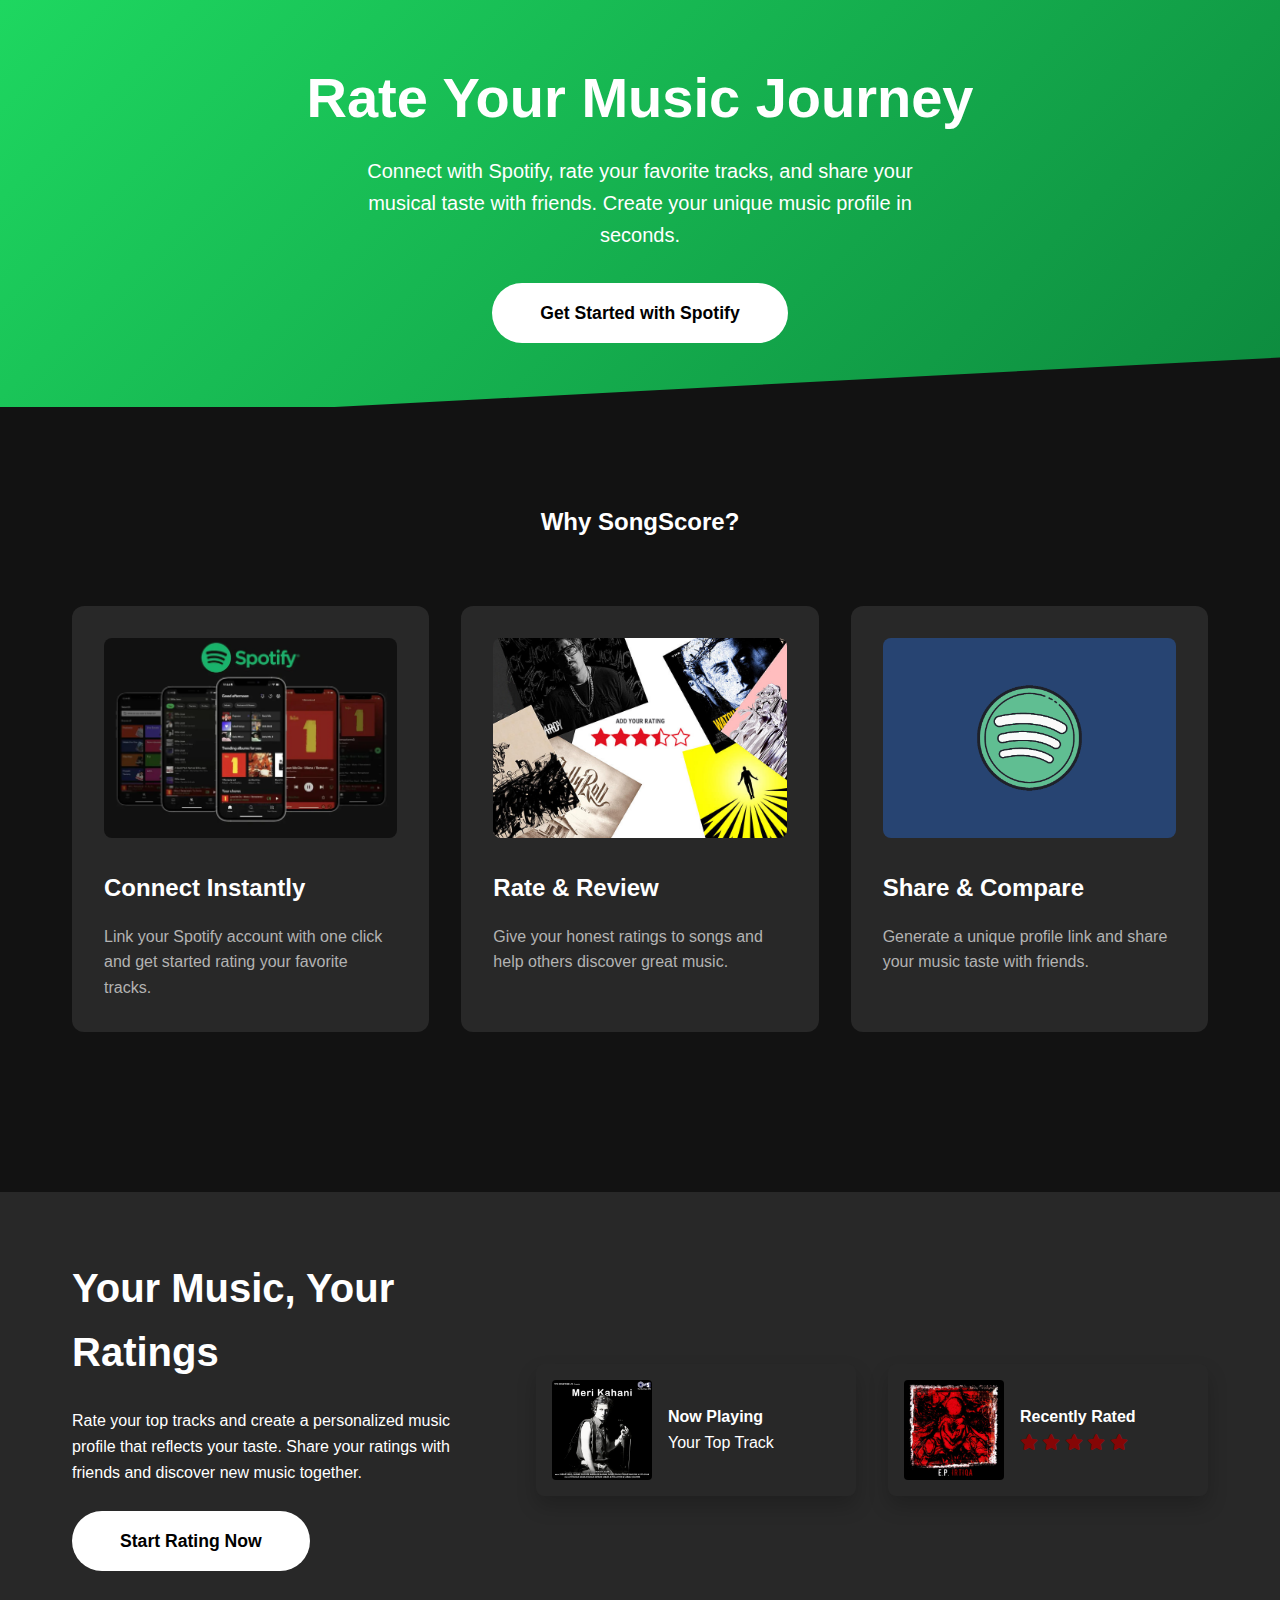
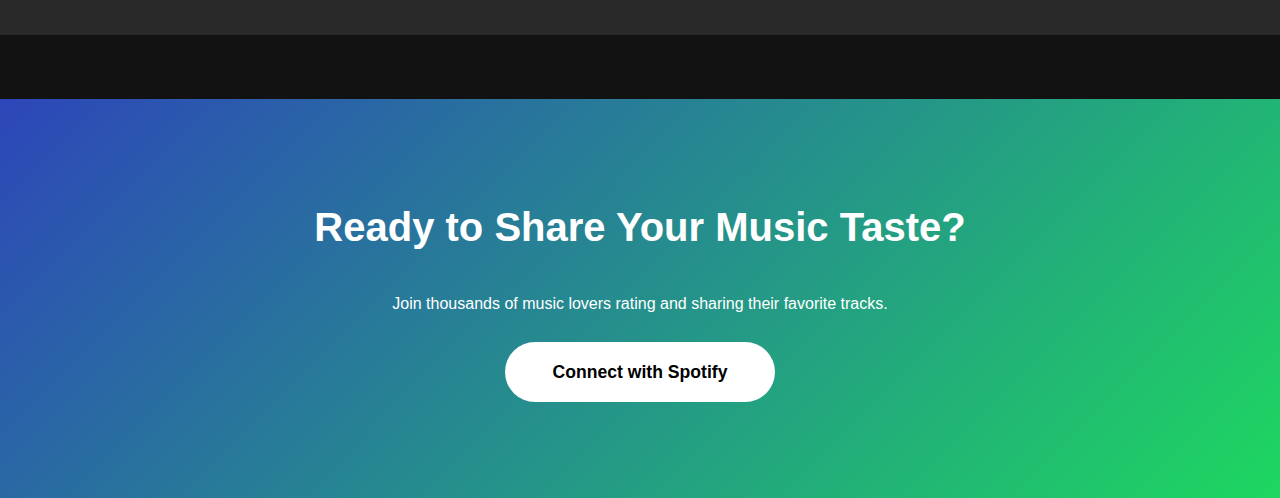
<file: index.html>
<!DOCTYPE html>
<html lang="en">
  <head>
    <meta charset="UTF-8" />
    <meta name="viewport" content="width=device-width, initial-scale=1.0" />
    <link rel="stylesheet" href="style.css" />
    <link
      rel="stylesheet"
      href="https://cdnjs.cloudflare.com/ajax/libs/font-awesome/6.0.0/css/all.min.css"
    />
    <link rel="icon" href="assets/logo.png" type="image/png" />

    <title>SongScore - Rate & Share Your Spotify Favorites</title>
  </head>
  <body>
    <section class="hero">
      <div class="container">
        <h1>Rate Your Music Journey</h1>
        <p>
          Connect with Spotify, rate your favorite tracks, and share your
          musical taste with friends. Create your unique music profile in
          seconds.
        </p>
        <a href="login/login.html" class="auth-btn">Get Started with Spotify</a>
      </div>
    </section>

    <section class="features">
      <div class="container">
        <h2>Why SongScore?</h2>
        <div class="features-grid">
          <div class="feature-card">
            <img src="assets/connect.webp" alt="Connect with Spotify" />
            <h3>Connect Instantly</h3>
            <p>
              Link your Spotify account with one click and get started rating
              your favorite tracks.
            </p>
          </div>
          <div class="feature-card">
            <img src="assets/ratesongs.webp" alt="Rate Songs" />
            <h3>Rate & Review</h3>
            <p>
              Give your honest ratings to songs and help others discover great
              music.
            </p>
          </div>
          <div class="feature-card">
            <img src="assets/share.png" alt="Share Profile" />
            <h3>Share & Compare</h3>
            <p>
              Generate a unique profile link and share your music taste with
              friends.
            </p>
          </div>
        </div>
      </div>
    </section>

    <section class="demo-section">
      <div class="container">
        <div class="demo-grid">
          <div class="demo-content">
            <h2>Your Music, Your Ratings</h2>
            <p>
              Rate your top tracks and create a personalized music profile that
              reflects your taste. Share your ratings with friends and discover
              new music together.
            </p>
            <br />
            <a href="rate/rate.html" class="auth-btn">Start Rating Now</a>
          </div>
          <div class="bottom-container">
            <div class="floating-card top">
              <img src="assets/toptrack.jpg" alt="Album Art" />
              <div>
                <strong>Now Playing</strong>
                <p>Your Top Track</p>
              </div>
            </div>
            <div class="floating-card bottom">
              <img src="assets/track.jpg" alt="Album Art" />
              <div>
                <strong>Recently Rated</strong>
                <br />
                <i class="star fas fa-star" data-rating="1"></i>
                <i class="star fas fa-star" data-rating="2"></i>
                <i class="star fas fa-star" data-rating="3"></i>
                <i class="star fas fa-star" data-rating="4"></i>
                <i class="star fas fa-star" data-rating="5"></i>
              </div>
            </div>
          </div>
        </div>
      </div>
    </section>

    <section class="cta-section">
      <div class="container">
        <h2>Ready to Share Your Music Taste?</h2>
        <p>
          Join thousands of music lovers rating and sharing their favorite
          tracks.
        </p>
        <br />
        <a href="#" class="auth-btn">Connect with Spotify</a>
      </div>
    </section>
  </body>
</html>
</file>
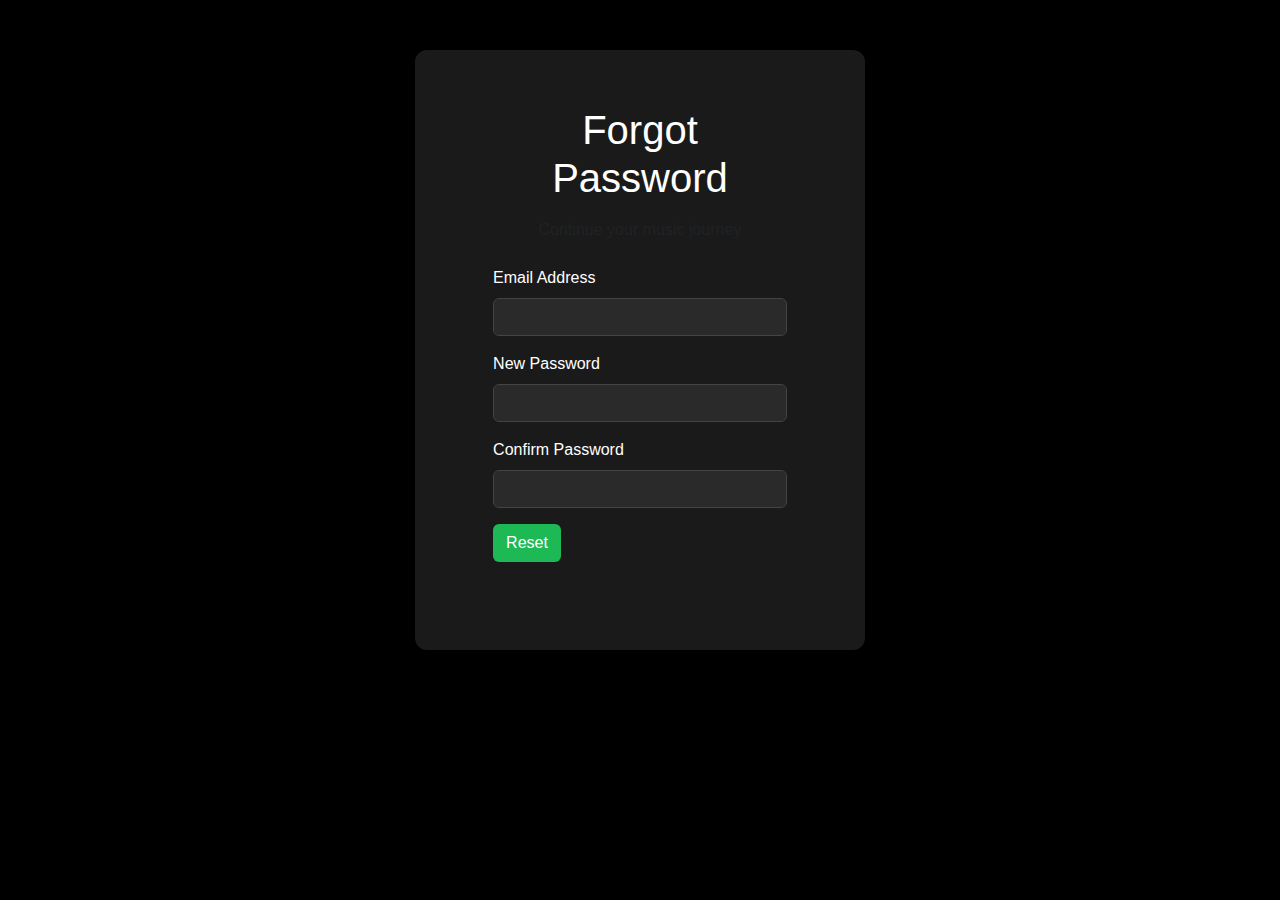
<file: forget/forget.html>
<!DOCTYPE html>
<html lang="en">
  <head>
    <meta charset="UTF-8" />
    <meta name="viewport" content="width=device-width, initial-scale=1" />
    <title>SongScore - forget pass</title>
    <link
      href="https://cdn.jsdelivr.net/npm/bootstrap@5.2.3/dist/css/bootstrap.min.css"
      rel="stylesheet"
    />
    <link href="style.css" rel="stylesheet" />
  </head>
  <body>
    <div class="container">
      <div class="login-container">
        <div class="text-center mb-4">
          <h1 class="mb-3">Forgot Password</h1>
          <p class="text-muted">Continue your music journey</p>
        </div>
        <div id="infoModal" class="modal">
          <div class="modal-content">
            <span id="close">x</span>
            <h2>User Information</h2>
            <div id="userInfo"></div>
          </div>
        </div>

        <form id="reset-form">
          <div class="mb-3">
            <label for="email" class="form-label">Email Address</label>
            <input type="email" class="form-control" id="email" required />
          </div>
          <div class="mb-3">
            <label for="password" class="form-label">New Password</label>
            <input
              type="password"
              class="form-control"
              id="password"
              required
            />
          </div>
          <div class="mb-3">
            <label for="confirm-password" class="form-label"
              >Confirm Password</label
            >
            <input
              type="password"
              class="form-control"
              id="confirm-password"
              required
            />
          </div>
          <div class="d-flex justify-content-between mb-3">
           
          <div class="d-grid gap-2 mb-3">
            <button type="submit" class="btn btn-reset ">Reset</button>
          </div>
        </form>

        <div class="text-center mb-3">
          <p class="text-muted">
           
          </p>
        </div>

        <div class="d-grid gap-2">
         
        </div>
      </div>
    </div>
    <script src="../script.js"></script>
    <script src="https://cdn.jsdelivr.net/npm/bootstrap@5.2.3/dist/js/bootstrap.bundle.min.js"></script>
  </body>
</html>
</file>
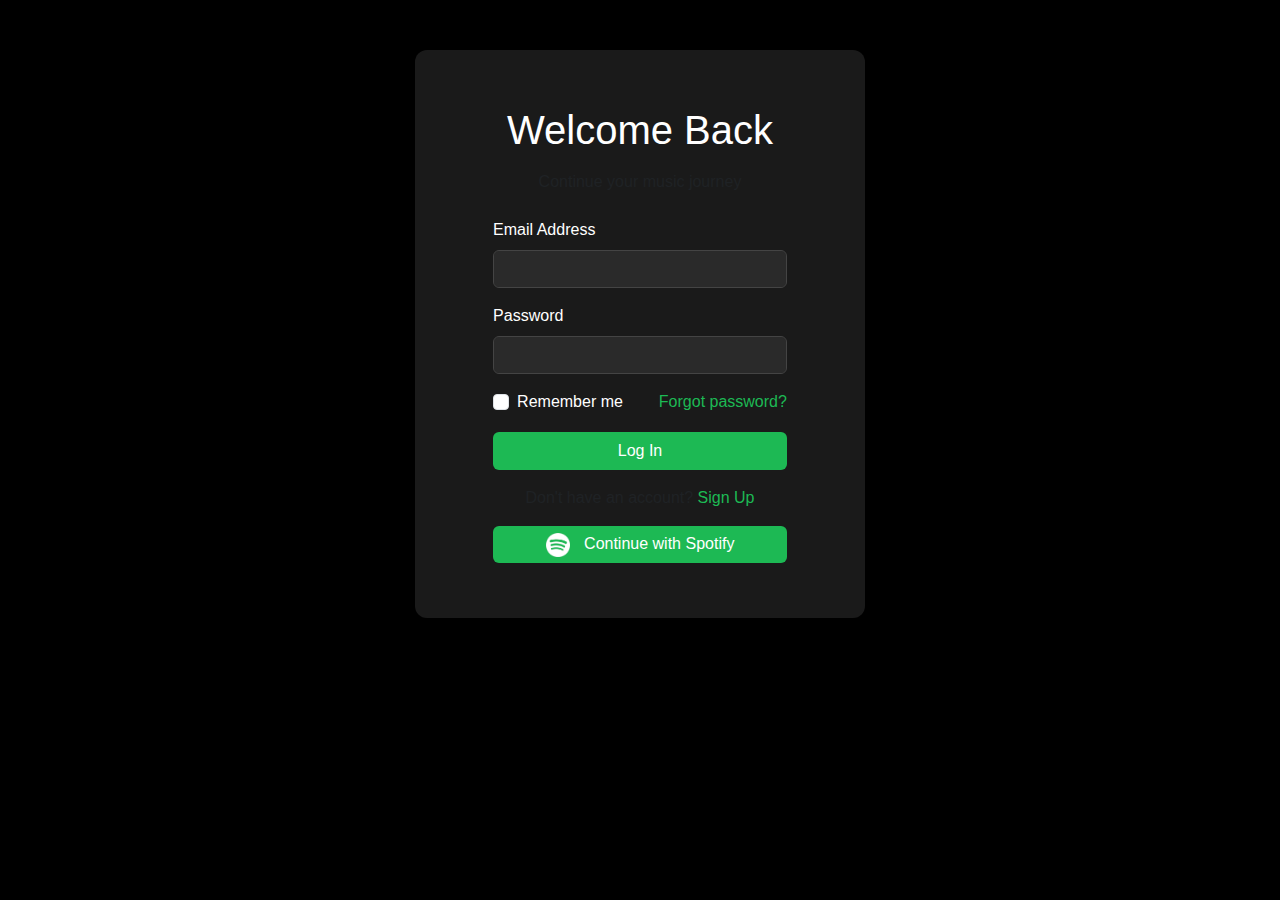
<file: login/login.html>
<!DOCTYPE html>
<html lang="en">
  <head>
    <meta charset="UTF-8" />
    <meta name="viewport" content="width=device-width, initial-scale=1" />
    <title>SongScore - Login</title>
    <link
      href="https://cdn.jsdelivr.net/npm/bootstrap@5.2.3/dist/css/bootstrap.min.css"
      rel="stylesheet"
    />
    <link href="style.css" rel="stylesheet" />
  </head>
  <body>
    <div class="container">
      <div class="login-container">
        <div class="text-center mb-4">
          <h1 class="mb-3">Welcome Back</h1>
          <p class="text-muted">Continue your music journey</p>
        </div>
        <div id="infoModal" class="modal">
          <div class="modal-content">
            <span id="close">x</span>
            <h2>User Information</h2>
            <div id="userInfo"></div>
          </div>
        </div>

        <form id="login-form">
          <div class="mb-3">
            <label for="email" class="form-label">Email Address</label>
            <input type="email" class="form-control" id="email" required />
          </div>
          <div class="mb-3">
            <label for="password" class="form-label">Password</label>
            <input
              type="password"
              class="form-control"
              id="password"
              required
            />
          </div>
          <div class="d-flex justify-content-between mb-3">
            <div class="form-check">
              <input class="form-check-input" type="checkbox" id="remember" />
              <label class="form-check-label" for="remember">
                Remember me
              </label>
            </div>
            <a href="#" class="text-green text-decoration-none"
              >Forgot password?</a
            >
          </div>
          <div class="d-grid gap-2 mb-3">
            <button type="submit" class="btn btn-login">Log In</button>
          </div>
        </form>

        <div class="text-center mb-3">
          <p class="text-muted">
            Don't have an account?
            <a
              href="../signup/signup.html"
              class="text-green text-decoration-none"
              >Sign Up</a
            >
          </p>
        </div>

        <div class="d-grid gap-2">
          <button class="btn btn-spotify">
            <img src="../assets/spotify_logo.png" class="spotify-icon" />
            Continue with Spotify
          </button>
        </div>
      </div>
    </div>
    <script src="../script.js"></script>
    <script src="https://cdn.jsdelivr.net/npm/bootstrap@5.2.3/dist/js/bootstrap.bundle.min.js"></script>
  </body>
</html>
</file>
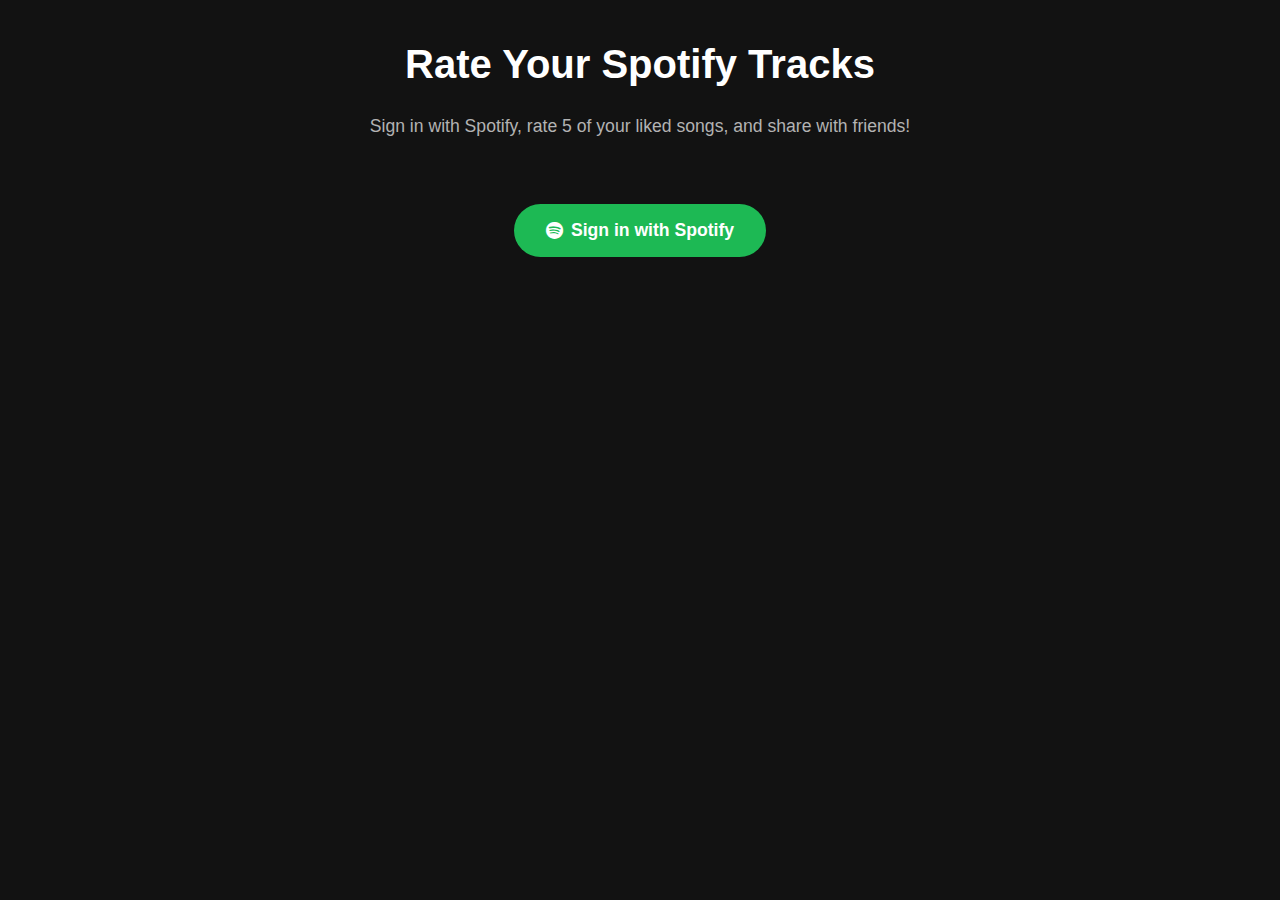
<file: rate/rate.html>
<!DOCTYPE html>
<html lang="en">
  <head>
    <meta charset="UTF-8" />
    <meta name="viewport" content="width=device-width, initial-scale=1.0" />
    <title>Spotify Song Rater</title>
    <link
      rel="stylesheet"
      href="https://cdnjs.cloudflare.com/ajax/libs/font-awesome/6.0.0/css/all.min.css"
    />
    <link rel="stylesheet" href="style.css" />
  </head>
  <body>
    <div class="container">
      <div class="header">
        <h1>Rate Your Spotify Tracks</h1>
        <p>
          Sign in with Spotify, rate 5 of your liked songs, and share with
          friends!
        </p>
      </div>

      <div class="login-section">
        <button class="spotify-btn" onclick="loginWithSpotify()">
          <i class="fab fa-spotify"></i>
          Sign in with Spotify
        </button>
      </div>

      <div class="songs-container" id="songs-container">
        <!-- Song cards will be dynamically inserted here -->
      </div>

      <div class="share-section" id="share-section">
        <button id="generate-link" onclick="generateShareableLink()">
          Generate Shareable Link
        </button>
        <div class="share-link" id="share-link"></div>
      </div>
    </div>

    <script>
      // Sample song data structure (will be populated from Spotify API)
      const sampleSongs = [
        {
          title: "Sample Song 1",
          artist: "Artist 1",
          artwork: "https://via.placeholder.com/80",
          rating: 0,
        },
        // ... more songs
      ];

      function loginWithSpotify() {
        // Implement Spotify OAuth flow
        // This would redirect to Spotify's authorization page
        alert("Spotify authentication would happen here");
        showSongs(); // For demo purposes
      }

      function showSongs() {
        document.querySelector(".login-section").style.display = "none";
        document.querySelector(".songs-container").style.display = "flex";

        // Generate song cards
        const songsContainer = document.getElementById("songs-container");
        sampleSongs.forEach((song, index) => {
          const songCard = createSongCard(song, index);
          songsContainer.appendChild(songCard);
        });
      }

      function createSongCard(song, index) {
        const div = document.createElement("div");
        div.className = "song-card";
        div.innerHTML = `
                <img src="${song.artwork}" alt="${song.title}" class="song-art">
                <div class="song-info">
                    <div class="song-title">${song.title}</div>
                    <div class="song-artist">${song.artist}</div>
                </div>
                <div class="rating" data-index="${index}">
                    ${createStars()}
                </div>
            `;
        return div;
      }

      function createStars() {
        let stars = "";
        for (let i = 1; i <= 5; i++) {
          stars += `<i class="star fas fa-star" data-rating="${i}"></i>`;
        }
        return stars;
      }

      // Add event listeners for star ratings
      document.addEventListener("click", function (e) {
        if (e.target.classList.contains("star")) {
          const rating = e.target.dataset.rating;
          const ratingContainer = e.target.parentElement;
          const stars = ratingContainer.getElementsByClassName("star");

          // Update stars
          Array.from(stars).forEach((star) => {
            star.classList.toggle("active", star.dataset.rating <= rating);
          });

          // Show share section after rating
          document.getElementById("share-section").style.display = "block";
        }
      });

      function generateShareableLink() {
        // In a real implementation, this would generate a unique URL with the ratings
        const shareLink =
          "https://spotify-rater.com/share/" +
          Math.random().toString(36).substr(2, 9);
        document.getElementById("share-link").textContent = shareLink;
      }
    </script>
  </body>
</html>
</file>
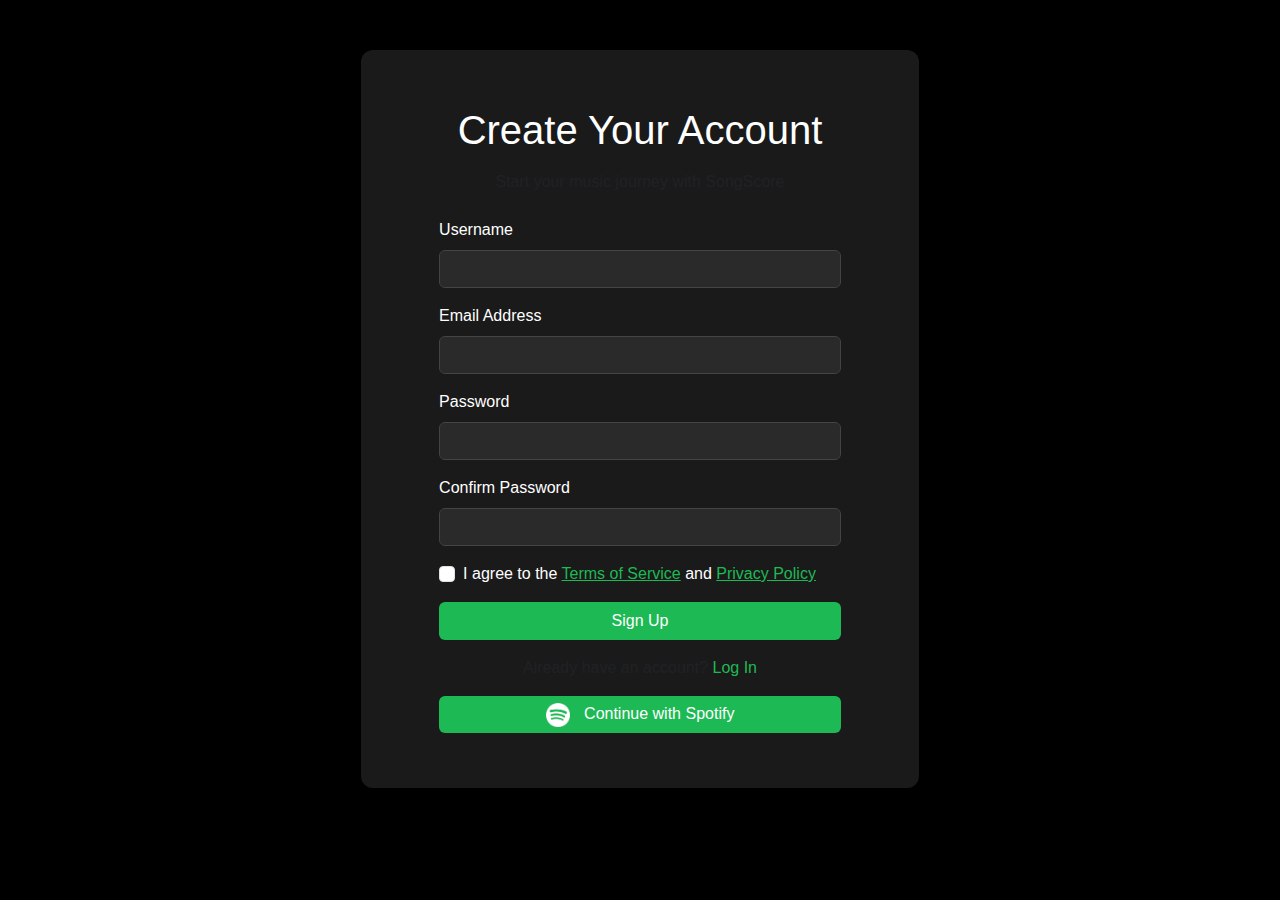
<file: signup/signup.html>
<!DOCTYPE html>
<html lang="en">
  <head>
    <meta charset="UTF-8" />
    <meta name="viewport" content="width=device-width, initial-scale=1" />

    <title>SongScore - Sign Up</title>
    <link
      href="https://cdn.jsdelivr.net/npm/bootstrap@5.2.3/dist/css/bootstrap.min.css"
      rel="stylesheet"
    />
    <style>
      body {
        background-color: black;
        color: white;
        font-family: Arial, sans-serif;
      }
      .signup-container {
        background-color: #1a1a1a;
        border-radius: 12px;

        padding: 5% 7%;
        max-width: 50%;
        margin: 50px auto;
        box-shadow: 0 4px 6px rgba(0, 0, 0, 0.1);
      }
      .form-control {
        background-color: #2a2a2a;
        border-color: #444;
        color: white;
      }
      .form-control:focus {
        background-color: #2a2a2a;
        border-color: #1db954;
        box-shadow: 0 0 0 0.2rem rgba(29, 185, 84, 0.25);
        color: white;
      }
      .btn-spotify {
        background-color: #1db954;
        color: white;
        border: none;
      }
      .btn-spotify:hover {
        background-color: #1aa34a;
        color: white;
      }
      .btn-signup {
        background-color: #1db954;
        color: white;
      }
      .btn-signup:hover {
        background-color: #1aa34a;
        color: white;
      }
      .text-green {
        color: #1db954 !important;
      }
      .spotify-icon {
        width: 24px;
        height: 24px;
        margin-right: 10px;
      }
      .form-check-input:checked {
        background-color: #1db954;
        border-color: #1db954;
      }
      .modal {
        display: none;
        position: fixed;
        left: 0;
        top: 0;
        width: 100%;
        height: 100%;

        background-color: rgba(0, 0, 0, 0.2);
      }
      .modal-content {
        background-color: white;
        align-items: center;
        margin: 15% auto;
        padding: 20px;
        border: 1px solid #888;
        width: 80%;
        color: #1a1a1a;
      }
      #infoModal {
        display: none;
      }
      #close:hover {
        color: #1aa34a;
        cursor: pointer;
      }
      @media (max-width: 576px) {
        .signup-container {
          padding: 20px;
          margin: 30px auto;
          max-width: 90%;
        }
      }
    </style>
  </head>
  <body>
    <div class="container">
      <div class="signup-container">
        <div class="text-center mb-4">
          <h1 class="mb-3">Create Your Account</h1>
          <p class="text-muted">Start your music journey with SongScore</p>
        </div>
        <div id="infoModal" class="modal">
          <div class="modal-content">
            <span id="close">x</span>
            <h2>User Information</h2>
            <div id="userInfo"></div>
          </div>
        </div>
        <form id="signup-form">
          <div class="mb-3">
            <label for="username" class="form-label">Username</label>
            <input type="text" class="form-control" id="username" required />
          </div>
          <div class="mb-3">
            <label for="email" class="form-label">Email Address</label>
            <input type="email" class="form-control" id="email" required />
          </div>
          <div class="mb-3">
            <label for="password" class="form-label">Password</label>
            <input
              type="password"
              class="form-control"
              id="password"
              required
            />
          </div>
          <div class="mb-3">
            <label for="confirm-password" class="form-label"
              >Confirm Password</label
            >
            <input
              type="password"
              class="form-control"
              id="confirm-password"
              required
            />
          </div>
          <div class="mb-3 form-check">
            <input
              type="checkbox"
              class="form-check-input"
              id="terms"
              required
            />
            <label class="form-check-label" for="terms">
              I agree to the
              <a href="#" class="text-green">Terms of Service</a> and
              <a href="#" class="text-green">Privacy Policy</a>
            </label>
          </div>
          <div class="d-grid gap-2 mb-3">
            <button type="submit" class="btn btn-signup">Sign Up</button>
          </div>
        </form>

        <div class="text-center mb-3">
          <p class="text-muted">
            Already have an account?
            <a href="#" class="text-green text-decoration-none">Log In</a>
          </p>
        </div>

        <div class="d-grid gap-2">
          <button class="btn btn-spotify">
            <img src="../assets/spotify_logo.png" class="spotify-icon" />
            Continue with Spotify
          </button>
        </div>
      </div>
    </div>
    <script src="../script.js"></script>
    <script src="https://cdn.jsdelivr.net/npm/bootstrap@5.2.3/dist/js/bootstrap.bundle.min.js"></script>
  </body>
</html>
</file>
<file: style.css>
:root {
  --spotify-green: #1db954;
  --dark-bg: #121212;
  --card-bg: #282828;
  --gradient-start: #1ed760;
  --gradient-end: #0d8a3e;
}

* {
  margin: 0;
  padding: 0;
  box-sizing: border-box;
}

body {
  font-family: -apple-system, BlinkMacSystemFont, "Segoe UI", Roboto, Oxygen,
    Ubuntu, Cantarell, sans-serif;
  background-color: var(--dark-bg);
  color: white;
  line-height: 1.6;
}

.hero {
  background: linear-gradient(
    135deg,
    var(--gradient-start) 0%,
    var(--gradient-end) 100%
  );
  padding: 4rem 2rem;
  text-align: center;
  position: relative;
  overflow: hidden;
}

.hero::after {
  content: "";
  position: absolute;
  bottom: -5rem;
  left: 0;
  width: 100%;
  height: 6rem;
  background: var(--dark-bg);
  transform: skewY(-3deg);
}

.hero h1 {
  font-size: 3.5rem;
  margin-bottom: 1.5rem;
  line-height: 1.2;
}

.hero p {
  font-size: 1.25rem;
  margin-bottom: 2rem;
  max-width: 600px;
  margin-left: auto;
  margin-right: auto;
}

.container {
  max-width: 1200px;
  margin: 0 auto;
  padding: 0 2rem;
}

.auth-btn {
  background: white;
  color: black;
  border: none;
  padding: 1rem 3rem;
  border-radius: 50px;
  font-size: 1.1rem;
  font-weight: bold;
  cursor: pointer;
  transition: transform 0.2s ease;
  text-decoration: none;
  display: inline-block;
}

.auth-btn:hover {
  transform: scale(1.05);
}

.features {
  padding: 6rem 2rem;
  text-align: center;
}

.features-grid {
  display: grid;
  grid-template-columns: repeat(auto-fit, minmax(300px, 1fr));
  gap: 2rem;
  margin-top: 4rem;
}

.feature-card {
  background: var(--card-bg);
  padding: 2rem;
  border-radius: 12px;
  text-align: left;
}

.feature-card img {
  width: 100%;
  height: 200px;
  object-fit: cover;
  border-radius: 8px;
  margin-bottom: 1.5rem;
}

.feature-card h3 {
  font-size: 1.5rem;
  margin-bottom: 1rem;
}

.feature-card p {
  color: #b3b3b3;
}

.demo-section {
  padding: 4rem 2rem;
  background: var(--card-bg);
  margin: 4rem 0;
}

.demo-grid {
  display: grid;
  grid-template-columns: 1fr 1fr;
  gap: 4rem;
  align-items: center;
}

.demo-content h2 {
  font-size: 2.5rem;
  margin-bottom: 1.5rem;
}

.demo-image {
  position: relative;
}

.demo-image img {
  width: 100%;
  border-radius: 12px;
  box-shadow: 0 20px 40px rgba(0, 0, 0, 0.3);
}
.star {
  color: #850606;
}
.bottom-container {
  display: grid;
  grid-template-columns: 1fr 1fr;
  gap: 2rem;
  justify-content: space-between;
  align-items: center;
  margin-top: 2rem;
}
.floating-card {
  background: var(--card-bg);
  padding: 1rem;
  border-radius: 8px;
  box-shadow: 0 10px 20px rgba(0, 0, 0, 0.2);
  display: flex;
  align-items: center;
  flex-direction: row;
  gap: 1rem;
  width: 20rem;
}

.floating-card img {
  width: 100px;
  height: 100px;
  border-radius: 4px;
}

.cta-section {
  text-align: center;
  padding: 6rem 2rem;
  background: linear-gradient(135deg, #2d46b9 0%, #1ed760 100%);
  position: relative;
}

.cta-section h2 {
  font-size: 2.5rem;
  margin-bottom: 2rem;
}

@media (max-width: 768px) {
  .hero h1 {
    font-size: 2.5rem;
  }

  .demo-grid {
    grid-template-columns: 1fr;
  }

  .floating-card {
    display: none;
  }
}
</file>
<file: forget/style.css>
body {
  background-color: black;
  color: white;
  font-family: Arial, sans-serif;
}
.login-container {
  background-color: #1a1a1a;
  border-radius: 12px;
  padding: 5% 7%;
  max-width: 450px;
  margin: 50px auto;
  box-shadow: 0 4px 6px rgba(0, 0, 0, 0.1);
}
.form-control {
  background-color: #2a2a2a;
  border-color: #444;
  color: white;
}
.form-control:focus {
  background-color: #2a2a2a;
  border-color: #1db954;
  box-shadow: 0 0 0 0.2rem rgba(29, 185, 84, 0.25);
  color: white;
}
.btn-spotify {
  background-color: #1db954;
  color: white;
  border: none;
}
.btn-spotify:hover {
  background-color: #1aa34a;
  color: white;
}
.btn-reset {
  background-color: #1db954;
  color: white;
  max-width: 120px;
}
.btn-reset:hover {
  background-color: #1aa34a;
  color: white;
}
.text-green {
  color: #1db954 !important;
}
.spotify-icon {
  width: 24px;
  height: 24px;
  margin-right: 10px;
}
.modal {
  display: none;
  position: fixed;
  left: 0;
  top: 0;
  width: 100%;
  height: 100%;

  background-color: rgba(0, 0, 0, 0.2);
}
.modal-content {
  background-color: white;
  align-items: center;
  margin: 15% auto;
  padding: 20px;
  border: 1px solid #888;
  width: 80%;
  color: #1a1a1a;
}
#infoModal {
  display: none;
}
#close:hover {
  color: #1aa34a;
  cursor: pointer;
}
@media (max-width: 576px) {
  .login-container {
    padding: 20px;
    margin: 30px auto;
    max-width: 90%;
  }
}
</file>
<file: login/style.css>
body {
  background-color: black;
  color: white;
  font-family: Arial, sans-serif;
}
.login-container {
  background-color: #1a1a1a;
  border-radius: 12px;
  padding: 5% 7%;
  max-width: 450px;
  margin: 50px auto;
  box-shadow: 0 4px 6px rgba(0, 0, 0, 0.1);
}
.form-control {
  background-color: #2a2a2a;
  border-color: #444;
  color: white;
}
.form-control:focus {
  background-color: #2a2a2a;
  border-color: #1db954;
  box-shadow: 0 0 0 0.2rem rgba(29, 185, 84, 0.25);
  color: white;
}
.btn-spotify {
  background-color: #1db954;
  color: white;
  border: none;
}
.btn-spotify:hover {
  background-color: #1aa34a;
  color: white;
}
.btn-login {
  background-color: #1db954;
  color: white;
}
.btn-login:hover {
  background-color: #1aa34a;
  color: white;
}
.text-green {
  color: #1db954 !important;
}
.spotify-icon {
  width: 24px;
  height: 24px;
  margin-right: 10px;
}
.modal {
  display: none;
  position: fixed;
  left: 0;
  top: 0;
  width: 100%;
  height: 100%;

  background-color: rgba(0, 0, 0, 0.2);
}
.modal-content {
  background-color: white;
  align-items: center;
  margin: 15% auto;
  padding: 20px;
  border: 1px solid #888;
  width: 80%;
  color: #1a1a1a;
}
#infoModal {
  display: none;
}
#close:hover {
  color: #1aa34a;
  cursor: pointer;
}
@media (max-width: 576px) {
  .login-container {
    padding: 20px;
    margin: 30px auto;
    max-width: 90%;
  }
}
</file>
<file: rate/style.css>
:root {
  --spotify-green: #1db954;
  --dark-bg: #121212;
  --card-bg: #282828;
}

* {
  margin: 0;
  padding: 0;
  box-sizing: border-box;
}

body {
  font-family: -apple-system, BlinkMacSystemFont, "Segoe UI", Roboto, Oxygen,
    Ubuntu, Cantarell, sans-serif;
  background-color: var(--dark-bg);
  color: white;
  line-height: 1.6;
  min-height: 100vh;
  display: flex;
  flex-direction: column;
  align-items: center;
  padding: 2rem;
}

.container {
  max-width: 800px;
  width: 100%;
  text-align: center;
}

.login-section {
  margin: 4rem 0;
}

.spotify-btn {
  background-color: var(--spotify-green);
  color: white;
  border: none;
  padding: 1rem 2rem;
  border-radius: 50px;
  font-size: 1.1rem;
  font-weight: 600;
  cursor: pointer;
  transition: transform 0.2s ease;
  display: inline-flex;
  align-items: center;
  gap: 0.5rem;
}

.spotify-btn:hover {
  transform: scale(1.05);
}

.songs-container {
  display: none;
  gap: 1rem;
  flex-direction: column;
  width: 100%;
}

.song-card {
  background-color: var(--card-bg);
  padding: 1rem;
  border-radius: 8px;
  display: grid;
  grid-template-columns: 80px 1fr auto;
  align-items: center;
  gap: 1rem;
  animation: fadeIn 0.5s ease;
}

.song-art {
  width: 80px;
  height: 80px;
  border-radius: 4px;
  object-fit: cover;
}

.song-info {
  text-align: left;
}

.song-title {
  font-weight: 600;
  margin-bottom: 0.25rem;
}

.song-artist {
  color: #b3b3b3;
  font-size: 0.9rem;
}

.rating {
  display: flex;
  gap: 0.25rem;
}

.star {
  color: #b3b3b3;
  cursor: pointer;
  transition: color 0.2s ease;
}

.star:hover,
.star.active {
  color: #ffd700;
}

.share-section {
  display: none;
  margin-top: 2rem;
}

.share-link {
  background-color: var(--card-bg);
  padding: 1rem;
  border-radius: 8px;
  word-break: break-all;
  margin: 1rem 0;
}

@keyframes fadeIn {
  from {
    opacity: 0;
    transform: translateY(10px);
  }
  to {
    opacity: 1;
    transform: translateY(0);
  }
}

.header {
  margin-bottom: 2rem;
}

.header h1 {
  font-size: 2.5rem;
  margin-bottom: 1rem;
}

.header p {
  color: #b3b3b3;
  font-size: 1.1rem;
}

#generate-link {
  background-color: var(--spotify-green);
  color: white;
  border: none;
  padding: 0.75rem 1.5rem;
  border-radius: 50px;
  font-size: 1rem;
  font-weight: 600;
  cursor: pointer;
  transition: transform 0.2s ease;
  margin-top: 1rem;
}

#generate-link:hover {
  transform: scale(1.05);
}
</file>
